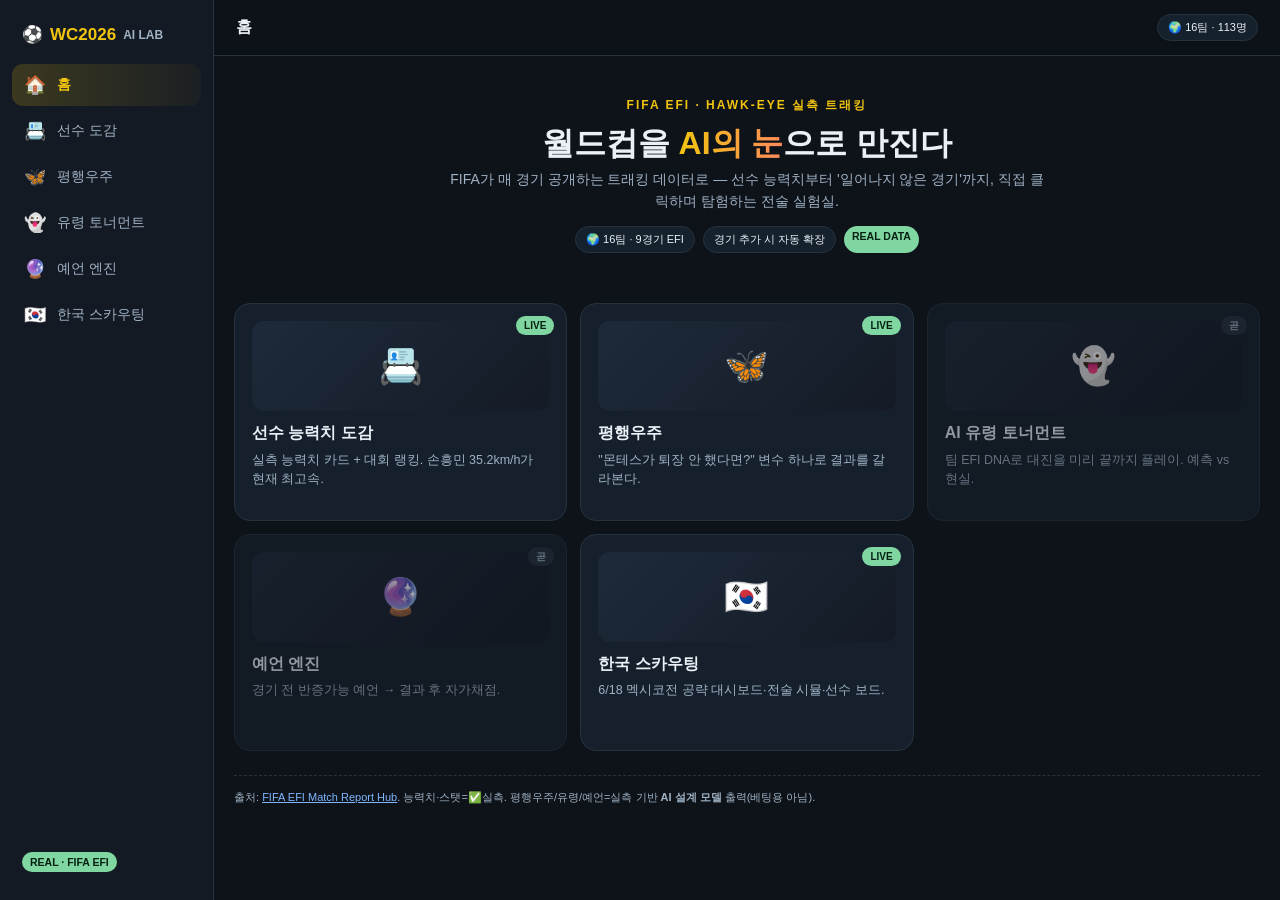
<file: index.html>
<!doctype html>
<html lang="ko">
<head>
<meta charset="utf-8"/>
<meta name="viewport" content="width=device-width, initial-scale=1"/>
<title>WC2026 AI LAB — 월드컵 전술 인텔리전스</title>
<style>
  :root{--bg:#0a0f15;--panel:#121a24;--card:#15202c;--line:#26333f;--txt:#eaf0f6;--mut:#9fb2c4;--gold:#f1c40f}
  *{box-sizing:border-box}
  body{margin:0;background:#0e1219;color:var(--txt);font-family:-apple-system,BlinkMacSystemFont,"Apple SD Gothic Neo","Segoe UI",Roboto,sans-serif;line-height:1.55}
  .app{display:flex;min-height:100vh}
  .sidebar{width:214px;flex:none;background:#141a24;border-right:1px solid var(--line);display:flex;flex-direction:column;padding:16px 12px;position:sticky;top:0;height:100vh}
  .brand{font-weight:900;font-size:17px;padding:6px 10px 16px;display:flex;align-items:center;gap:7px;flex-wrap:wrap}
  .brand b{color:var(--gold)}.brand span{color:var(--mut);font-size:12px;font-weight:700}
  .snav{display:flex;flex-direction:column;gap:4px}
  .tabbtn{display:flex;align-items:center;gap:11px;font-size:14px;color:var(--mut);padding:10px 12px;border-radius:11px;border:none;background:none;cursor:pointer;text-align:left;transition:.14s;width:100%}
  .tabbtn i{font-size:18px;font-style:normal;width:22px;text-align:center}
  .tabbtn:hover{background:#1c2533;color:var(--txt)}
  .tabbtn.on{background:linear-gradient(90deg,rgba(241,196,15,.18),rgba(241,196,15,.03));color:var(--gold);font-weight:700}
  .sfoot{margin-top:auto;padding:10px}
  .main{flex:1;min-width:0}
  .topbar{display:flex;align-items:center;gap:10px;padding:14px 22px;border-bottom:1px solid var(--line);position:sticky;top:0;background:rgba(14,18,25,.9);backdrop-filter:blur(8px);z-index:10}
  .topbar h1{margin:0;font-size:16px}.topbar .sp{margin-left:auto}
  .wrap{max-width:1080px;margin:0 auto;padding:20px}
  @media(max-width:720px){.app{flex-direction:column}.sidebar{width:100%;height:auto;position:static;flex-direction:row;flex-wrap:wrap;align-items:center;border-right:none;border-bottom:1px solid var(--line);padding:9px}.snav{flex-direction:row;flex-wrap:wrap;gap:2px}.tabbtn{padding:7px 10px;font-size:13px}.tabbtn i{display:none}.brand{padding:4px 8px}.sfoot{display:none}}
  .tab{display:none}.tab.on{display:block}
  h2.sec{font-size:13px;color:var(--mut);text-transform:uppercase;letter-spacing:.6px;margin:20px 0 10px}
  .tag{display:inline-block;font-size:10.5px;font-weight:800;border-radius:20px;padding:2px 8px}
  .tag.real{background:#7fd6a0;color:#062013}.tag.model{background:#e0c06a;color:#1a1300}
  .foot{font-size:11px;color:var(--mut);border-top:1px dashed var(--line);padding-top:12px;margin-top:24px;line-height:1.7}
  .foot a{color:#7fb6ff}.pill{font-size:11px;background:#16212e;border:1px solid var(--line);border-radius:20px;padding:4px 10px}
  /* home */
  .hero{text-align:center;padding:40px 16px 22px}
  .hero .kick{font-size:12px;color:var(--gold);font-weight:800;letter-spacing:2px}
  .hero h1{font-size:32px;margin:10px 0 8px;line-height:1.15}
  .hero h1 span{background:linear-gradient(90deg,var(--gold),#ff8a5b);-webkit-background-clip:text;background-clip:text;color:transparent}
  .hero p{color:var(--mut);max-width:600px;margin:0 auto;font-size:14px}
  .hero .chips{margin-top:13px;display:flex;gap:8px;justify-content:center;flex-wrap:wrap}
  .fgrid{display:grid;grid-template-columns:repeat(auto-fit,minmax(250px,1fr));gap:13px;margin-top:8px}
  .feature{background:var(--card);border:1px solid var(--line);border-radius:16px;padding:17px;cursor:pointer;transition:.16s;position:relative}
  .feature:hover{transform:translateY(-3px);border-color:var(--gold)}
  .feature.soon{opacity:.6}
  .feature .ic{font-size:36px;width:100%;height:90px;display:flex;align-items:center;justify-content:center;background:linear-gradient(135deg,#1e2a3a,#141b26);border-radius:12px;margin-bottom:10px}
  .feature h3{margin:4px 0 5px;font-size:16px}
  .feature p{margin:0;font-size:12.5px;color:var(--mut);min-height:52px}
  .feature .badge{position:absolute;top:12px;right:12px;font-size:10px;font-weight:800;padding:2px 8px;border-radius:20px}
  .badge.live{background:#7fd6a0;color:#062013}.badge.soon{background:#26333f;color:var(--mut)}
  /* dex */
  .records{display:grid;grid-template-columns:repeat(auto-fit,minmax(150px,1fr));gap:10px}
  .rec{background:var(--card);border:1px solid var(--line);border-radius:12px;padding:12px;border-top:3px solid var(--gold)}
  .rec .l{font-size:11px;color:var(--mut)}.rec .v{font-size:19px;font-weight:900;margin:2px 0}.rec .p{font-size:12.5px;font-weight:700}
  .tabs{display:flex;gap:7px;flex-wrap:wrap;margin-bottom:10px}
  .btn{background:var(--panel);color:var(--txt);border:1px solid var(--line);padding:7px 12px;border-radius:20px;font-size:13px;cursor:pointer}
  .btn.on{background:var(--gold);color:#1a1300;font-weight:800;border-color:var(--gold)}
  .lb{background:var(--card);border:1px solid var(--line);border-radius:12px;padding:8px 14px}
  .lr{display:flex;align-items:center;gap:10px;padding:6px 0;border-bottom:1px solid #1c2731}.lr:last-child{border-bottom:none}
  .lr .rk{width:20px;text-align:center;font-weight:900;color:var(--mut)}.lr .rk.top{color:var(--gold)}
  .lr canvas{border-radius:50%}.lr .nm{flex:1;font-size:13.5px}
  .lr .bar{flex:1.3;height:8px;background:#0e1822;border-radius:6px;overflow:hidden;max-width:260px}
  .lr .bar>i{display:block;height:100%;background:linear-gradient(90deg,#f1c40f,#f6d44f);border-radius:6px}
  .lr .vv{width:84px;text-align:right;font-weight:800;font-variant-numeric:tabular-nums;font-size:13px}
  .filter{display:flex;gap:6px;flex-wrap:wrap;margin:6px 0 12px}
  .grid{display:grid;grid-template-columns:repeat(auto-fill,minmax(148px,1fr));gap:11px}
  .pc{background:var(--card);border:1px solid var(--line);border-radius:13px;padding:12px;text-align:center;cursor:pointer;transition:.15s}
  .pc:hover{transform:translateY(-2px);border-color:var(--gold)}
  .pc .nm{font-weight:700;font-size:13.5px;margin-top:6px}.pc .po{font-size:11px;color:var(--mut)}
  .pc .mini{display:flex;justify-content:center;gap:9px;margin-top:7px;font-size:11px}.pc .mini b{display:block;font-size:13px;color:var(--gold)}
  .modal{position:fixed;inset:0;background:rgba(0,0,0,.6);display:none;align-items:center;justify-content:center;padding:16px;z-index:40}
  .modal.on{display:flex}
  .mbox{background:var(--panel);border:1px solid var(--line);border-radius:16px;padding:18px;max-width:380px;width:100%}
  .mbox .top{display:flex;gap:12px;align-items:center}.mbox h3{margin:0;font-size:19px}
  .mstat{margin:8px 0}.mstat .l{display:flex;justify-content:space-between;font-size:12.5px;margin-bottom:3px}.mstat .l b{color:var(--gold)}
  .mstat .bar{height:7px;background:#0e1822;border-radius:6px;overflow:hidden}.mstat .bar>i{display:block;height:100%;background:linear-gradient(90deg,#f1c40f,#f6d44f);border-radius:6px}
  .x{float:right;cursor:pointer;color:var(--mut);font-size:22px;line-height:1}
  /* multiverse */
  .lab{display:flex;gap:14px;flex-wrap:wrap}.col{flex:1 1 320px;min-width:300px}
  .sc{display:flex;gap:12px;background:var(--card);border:1px solid var(--line);border-radius:12px;padding:12px 14px;margin-bottom:9px;cursor:pointer}
  .sc.on{border-color:var(--gold);background:#1a2330}
  .sw{flex:none;width:42px;height:24px;border-radius:20px;background:#26333f;position:relative;transition:.18s;margin-top:2px}
  .sc.on .sw{background:var(--gold)}.sw::after{content:'';position:absolute;top:3px;left:3px;width:18px;height:18px;border-radius:50%;background:#fff;transition:.18s}.sc.on .sw::after{left:21px}
  .sc .t{font-weight:700;font-size:13.5px}.sc .d{color:var(--mut);font-size:11.5px;margin-top:2px}.sc .e{font-size:11px;font-weight:800;margin-top:4px}
  .result{background:linear-gradient(160deg,#15202c,#101921);border:1px solid var(--line);border-radius:16px;padding:18px}
  .score{display:flex;align-items:center;justify-content:center;gap:18px;margin:6px 0 14px}
  .score .tm{text-align:center;width:90px}.score .fl{font-size:30px}.score .nm{font-size:13px;color:var(--mut)}
  .score .sv{font-size:44px;font-weight:900;min-width:44px;text-align:center}.score .x2{color:var(--mut);font-size:20px}
  .xgbar{height:10px;border-radius:6px;background:#0e1822;display:flex;overflow:hidden}.xgbar .m{background:linear-gradient(90deg,#0a7c3a,#16a34a)}.xgbar .k{background:linear-gradient(90deg,#c8102e,#e23b54)}
  .prob{display:flex;height:26px;border-radius:7px;overflow:hidden;margin:12px 0 4px;font-size:11px;font-weight:800}
  .prob .pm{background:#16a34a;color:#04130a}.prob .pd{background:#5a6b7a;color:#fff}.prob .pk{background:#e23b54;color:#fff}
  .prob span{display:flex;align-items:center;justify-content:center}
  .narr{background:#101a24;border-left:3px solid var(--gold);border-radius:8px;padding:11px 13px;font-size:13px;margin-top:12px}
  .soonbox{text-align:center;color:var(--mut);padding:50px 16px;font-size:14px}
</style>
</head>
<body>
<div class="app">
<aside class="sidebar">
  <div class="brand">⚽ <b>WC2026</b><span>AI LAB</span></div>
  <nav class="snav">
    <button class="tabbtn on" data-tab="home"><i>🏠</i>홈</button>
    <button class="tabbtn" data-tab="dex"><i>📇</i>선수 도감</button>
    <button class="tabbtn" data-tab="mv"><i>🦋</i>평행우주</button>
    <button class="tabbtn" data-tab="ghost"><i>👻</i>유령 토너먼트</button>
    <button class="tabbtn" data-tab="oracle"><i>🔮</i>예언 엔진</button>
    <button class="tabbtn" data-tab="scout"><i>🇰🇷</i>한국 스카우팅</button>
  </nav>
  <div class="sfoot"><span class="tag real">REAL · FIFA EFI</span></div>
</aside>
<main class="main">
  <div class="topbar"><h1 id="ptitle">홈</h1><span class="sp"></span><span class="pill">🌍 16팀 · 113명</span></div>

<!-- HOME -->
<div class="tab on" id="home">
  <div class="hero">
    <div class="kick">FIFA EFI · HAWK-EYE 실측 트래킹</div>
    <h1>월드컵을 <span>AI의 눈</span>으로 만진다</h1>
    <p>FIFA가 매 경기 공개하는 트래킹 데이터로 — 선수 능력치부터 '일어나지 않은 경기'까지, 직접 클릭하며 탐험하는 전술 실험실.</p>
    <div class="chips"><span class="pill">🌍 16팀 · 9경기 EFI</span><span class="pill">경기 추가 시 자동 확장</span><span class="tag real">REAL DATA</span></div>
  </div>
  <div class="wrap">
    <div class="fgrid">
      <div class="feature" data-go="dex"><span class="badge live">LIVE</span><div class="ic">📇</div><h3>선수 능력치 도감</h3><p>실측 능력치 카드 + 대회 랭킹. 손흥민 35.2km/h가 현재 최고속.</p></div>
      <div class="feature" data-go="mv"><span class="badge live">LIVE</span><div class="ic">🦋</div><h3>평행우주</h3><p>"몬테스가 퇴장 안 했다면?" 변수 하나로 결과를 갈라본다.</p></div>
      <div class="feature soon" data-go="ghost"><span class="badge soon">곧</span><div class="ic">👻</div><h3>AI 유령 토너먼트</h3><p>팀 EFI DNA로 대진을 미리 끝까지 플레이. 예측 vs 현실.</p></div>
      <div class="feature soon" data-go="oracle"><span class="badge soon">곧</span><div class="ic">🔮</div><h3>예언 엔진</h3><p>경기 전 반증가능 예언 → 결과 후 자가채점.</p></div>
      <div class="feature" data-go="scout"><span class="badge live">LIVE</span><div class="ic">🇰🇷</div><h3>한국 스카우팅</h3><p>6/18 멕시코전 공략 대시보드·전술 시뮬·선수 보드.</p></div>
    </div>
    <div class="foot">출처: <a href="https://www.fifatrainingcentre.com/en/fifa-world-cup-2026/match-report-hub.php">FIFA EFI Match Report Hub</a>. 능력치·스탯=✅실측. 평행우주/유령/예언=실측 기반 <b>AI 설계 모델</b> 출력(베팅용 아님).</div>
  </div>
</div>

<!-- DEX -->
<div class="tab" id="dex"><div class="wrap">
  <h2 class="sec">🏆 대회 기록 (현재까지) <span class="tag real">REAL · FIFA EFI</span></h2>
  <div class="records" id="records"></div>
  <h2 class="sec">📊 랭킹 리더보드</h2>
  <div class="tabs" id="lbtabs"></div><div class="lb" id="lb"></div>
  <h2 class="sec">🗂️ 전체 도감</h2>
  <div class="filter" id="filter"></div><div class="grid" id="grid"></div>
  <div class="foot">✅ FIFA EFI(Hawk-Eye) 실측 · 현재 3경기(🇲🇽🇿🇦·🇰🇷🇨🇿·🇧🇷🇲🇦) 51명 · 경기 추가 시 자동 확장. 얼굴은 식별용 캐릭터.</div>
</div></div>

<!-- MULTIVERSE -->
<div class="tab" id="mv"><div class="wrap">
  <div style="text-align:center;padding:8px 0 4px"><h2 style="margin:0;font-size:23px">🦋 평행우주</h2>
    <p style="color:var(--mut);font-size:13px;margin:6px 0 0">6/18 <b>멕시코 vs 한국</b> — 스위치를 켜며 평행우주를 만들어보세요. <span class="tag model">AI 모델·추정</span></p></div>
  <div class="lab">
    <div class="col"><h2 class="sec">🎚️ 시나리오 스위치</h2><div id="scenarios"></div></div>
    <div class="col"><h2 class="sec">🌌 이 우주의 결과</h2>
      <div class="result">
        <div class="score"><div class="tm"><div class="fl">🇲🇽</div><div class="nm">멕시코</div></div><div class="sv" id="sm">1</div><div class="x2">:</div><div class="sv" id="sk">1</div><div class="tm"><div class="fl">🇰🇷</div><div class="nm">한국</div></div></div>
        <div style="display:flex;justify-content:space-between;font-size:12px;margin-bottom:3px"><span>🇲🇽 xG <b id="xgm">1.35</b></span><span><b id="xgk">1.15</b> xG 🇰🇷</span></div>
        <div class="xgbar"><i class="m" id="bm" style="width:54%"></i><i class="k" id="bk" style="width:46%"></i></div>
        <div style="display:flex;justify-content:space-between;font-size:11px;color:var(--mut);margin-top:8px"><span>멕시코 승</span><span>무</span><span>한국 승</span></div>
        <div class="prob"><span class="pm" id="pm">42%</span><span class="pd" id="pd">26%</span><span class="pk" id="pk">32%</span></div>
        <div class="narr" id="narr"></div>
      </div>
    </div>
  </div>
  <div class="foot">⚠️ 스코어·확률은 FIFA EFI 실측에서 도출한 <b>AI 설계 모델</b> 추정 — 실제 결과 보장 아님.</div>
</div></div>

<div class="tab" id="ghost"><div class="soonbox">👻 <b>유령 토너먼트</b> — 준비 중. 팀 EFI DNA로 대진을 자동 시뮬해 예측 순위를 만들어요.</div></div>
<div class="tab" id="oracle"><div class="soonbox">🔮 <b>예언 엔진</b> — 준비 중. 6/18 멕시코-한국 예언 + 경기 후 자가채점.</div></div>

<!-- SCOUT -->
<div class="tab" id="scout"><div class="wrap">
  <div class="hero" style="padding:22px 24px">
    <div class="kick">6/18 멕시코 🇲🇽 vs 한국 🇰🇷 · 스카우팅 패키지</div>
    <h1 style="font-size:30px">한국 대표팀 <span>공략 키트</span></h1>
    <p>FIFA EFI 실측 기반으로 만든 멕시코전 인텔. 카드를 누르면 새 탭에서 열립니다.</p>
  </div>
  <div class="fgrid">
    <a class="feature" href="../KORvMEX_2026/KORvMEX_dashboard.html" target="_blank" rel="noopener"><span class="badge live">REAL</span><div class="ic">📊</div><h3>공략 대시보드</h3><p>멕시코·한국 EFI 실측 비교 + 약점·기회 요약.</p></a>
    <a class="feature" href="../KORvMEX_2026/KORvMEX_sim.html" target="_blank" rel="noopener"><span class="badge live">SIM</span><div class="ic">🎮</div><h3>전술 시뮬</h3><p>예측 게임플랜 애니메이션 — 오프사이드 보정·영상 녹화.</p></a>
    <a class="feature" href="../KORvMEX_2026/KORvMEX_player_board.html" target="_blank" rel="noopener"><span class="badge live">BOARD</span><div class="ic">🧭</div><h3>선수 동선 보드</h3><p>선수 히트맵·동선 인터랙티브 보드.</p></a>
    <a class="feature" href="../KORvMEX_2026/00_브리핑홈.html" target="_blank" rel="noopener"><span class="badge">HUB</span><div class="ic">🗂️</div><h3>브리핑 홈</h3><p>위 자료를 한데 모은 스카우팅 허브.</p></a>
  </div>
  <div class="foot">로컬 파일 링크입니다 — <code>KORvMEX_2026</code> 폴더가 이 사이트 폴더와 같은 위치(Downloads)에 있어야 열립니다.</div>
</div></div>

</main>
</div>
<div class="modal" id="modal"><div class="mbox" id="mbox"></div></div>

<script>
/* ===== DATA (FIFA EFI 실측) ===== */
const TEAM={KOR:{c:'#c8102e',fl:'🇰🇷'},MEX:{c:'#0a7c3a',fl:'🇲🇽'},RSA:{c:'#e8a300',fl:'🇿🇦'},CZE:{c:'#1b4a8a',fl:'🇨🇿'},BRA:{c:'#f5c518',fl:'🇧🇷'},MAR:{c:'#c0392b',fl:'🇲🇦'},USA:{c:'#2540a0',fl:'🇺🇸'},PAR:{c:'#d52b1e',fl:'🇵🇾'},GER:{c:'#7d8590',fl:'🇩🇪'},CUW:{c:'#0a5bd0',fl:'🇨🇼'},NED:{c:'#ea5b1f',fl:'🇳🇱'},JAP:{c:'#10204f',fl:'🇯🇵'},SWE:{c:'#4a90d9',fl:'🇸🇪'},TUN:{c:'#b81d28',fl:'🇹🇳'},CIV:{c:'#11a64a',fl:'🇨🇮'},ECU:{c:'#ffce2b',fl:'🇪🇨'}};
const KS='#f6cfa6',MS='#d9a06f',RS='#7a5236',CS='#f0d2b0';
const F=(s,h,st,e,m,b,br)=>({s,h,st,e,m,b,br});
const P=[
 {t:'KOR',num:7,n:'손흥민',po:'FW',spd:35.2,spr:38,hsr:58,dist:7.0,lb:3,rg:0,g:0,f:F(KS,'#241a10','side','smile','grin',0,0)},
 {t:'KOR',num:22,n:'설영우',po:'RWB',spd:31.8,spr:53,hsr:115,dist:11.28,lb:4,rg:2,g:0,f:F(KS,'#2a1d12','fluffy','round','grin',0,0)},
 {t:'KOR',num:4,n:'김민재',po:'CB',spd:31.9,spr:35,hsr:113,dist:10.12,lb:6,rg:9,g:0,f:F(KS,'#171008','crop','sharp','flat','stubble',1)},
 {t:'KOR',num:6,n:'황인범',po:'MF',spd:28.5,spr:36,hsr:111,dist:9.52,lb:11,rg:3,g:1,f:F(KS,'#241a10','fringe','calm','smile',0,0)},
 {t:'KOR',num:19,n:'이강인',po:'AM',spd:28.8,spr:22,hsr:88,dist:9.53,lb:11,rg:0,g:0,f:F(KS,'#241a10','curtainL','sharp','smile',0,0)},
 {t:'KOR',num:3,n:'이기혁',po:'CB',spd:29.2,spr:51,hsr:158,dist:10.66,lb:13,rg:7,g:0,f:F(KS,'#2a1d12','blunt','calm','flat',0,0)},
 {t:'KOR',num:2,n:'이한범',po:'CB',spd:30.1,spr:39,hsr:117,dist:10.26,lb:11,rg:8,g:0,f:F(KS,'#2a1d12','curtain','calm','smile',0,0)},
 {t:'KOR',num:8,n:'백승호',po:'MF',spd:29.3,spr:20,hsr:115,dist:9.35,lb:12,rg:2,g:0,f:F(KS,'#2a1d12','neat','calm','flat',0,0)},
 {t:'KOR',num:18,n:'오현규',po:'FW',spd:29.1,spr:15,hsr:31,dist:3.04,lb:0,rg:0,g:1,f:F(KS,'#241a10','crop','round','grin',0,0)},
 {t:'MEX',num:9,n:'R.히메네스',po:'FW',spd:33.3,spr:33,hsr:67,dist:7.50,lb:2,rg:2,g:1,f:F(MS,'#0f0a05','neat','sharp','flat','mustache',0)},
 {t:'MEX',num:16,n:'키뇨네스',po:'FW',spd:32.9,spr:42,hsr:115,dist:8.83,lb:12,rg:1,g:1,f:F('#cf9760','#0f0a05','crop','sharp','grin','stubble',0)},
 {t:'MEX',num:25,n:'알바라도',po:'RW',spd:32.2,spr:43,hsr:116,dist:10.03,lb:8,rg:5,g:0,f:F(MS,'#100b06','crop','round','smile',0,0)},
 {t:'MEX',num:5,n:'바스케스',po:'CB',spd:27.9,spr:33,hsr:102,dist:10.05,lb:13,rg:3,g:0,f:F('#cf9760','#0f0a05','neat','sharp','flat','stubble',1)},
 {t:'MEX',num:8,n:'피달고',po:'MF',spd:30.8,spr:49,hsr:132,dist:8.58,lb:4,rg:1,g:0,f:F(MS,'#100b06','fluffy','round','smile',0,0)},
 {t:'MEX',num:15,n:'레예스',po:'DF',spd:30.0,spr:27,hsr:117,dist:10.27,lb:9,rg:3,g:0,f:F(MS,'#100b06','fringe','calm','flat',0,0)},
 {t:'MEX',num:23,n:'가야르도',po:'LB',spd:30.3,spr:29,hsr:86,dist:9.69,lb:5,rg:8,g:0,f:F(MS,'#0f0a05','side','calm','flat','mustache',0)},
 {t:'MEX',num:6,n:'리라',po:'MF',spd:31.4,spr:27,hsr:103,dist:8.88,lb:10,rg:1,g:0,f:F(MS,'#100b06','crop','calm','smile',0,0)},
 {t:'MEX',num:3,n:'몬테스',po:'CB',spd:30.1,spr:25,hsr:72,dist:8.55,lb:12,rg:4,g:0,f:F('#dca877','#c9a86a','neat','sharp','flat','stubble',1)},
 {t:'RSA',num:5,n:'음바타',po:'MF',spd:34.4,spr:24,hsr:59,dist:3.97,lb:1,rg:0,g:0,f:F(RS,'#0c0805','crop','round','smile',0,0)},
 {t:'RSA',num:15,n:'레이너스',po:'FW',spd:34.1,spr:41,hsr:82,dist:8.15,lb:2,rg:0,g:0,f:F(RS,'#0c0805','crop','sharp','grin',0,0)},
 {t:'RSA',num:20,n:'무다우',po:'DF',spd:33.3,spr:48,hsr:100,dist:9.34,lb:4,rg:2,g:0,f:F('#6b4a32','#0c0805','crop','calm','flat','stubble',0)},
 {t:'RSA',num:4,n:'모케나',po:'MF',spd:31.4,spr:44,hsr:136,dist:9.86,lb:11,rg:4,g:0,f:F(RS,'#0c0805','fringe','calm','smile',0,0)},
 {t:'RSA',num:21,n:'오콘',po:'DF',spd:31.6,spr:52,hsr:119,dist:9.56,lb:6,rg:9,g:0,f:F('#6b4a32','#0c0805','crop','sharp','flat',0,1)},
 {t:'RSA',num:19,n:'시비시',po:'DF',spd:29.9,spr:38,hsr:101,dist:9.39,lb:14,rg:5,g:0,f:F(RS,'#0c0805','crop','calm','flat','stubble',0)},
 {t:'RSA',num:14,n:'음보카지',po:'DF',spd:31.5,spr:43,hsr:91,dist:8.87,lb:3,rg:5,g:0,f:F('#6b4a32','#0c0805','crop','sharp','flat',0,0)},
 {t:'RSA',num:9,n:'포스터',po:'FW',spd:31.2,spr:16,hsr:66,dist:5.97,lb:0,rg:0,g:0,f:F(RS,'#0c0805','crop','round','grin','stubble',0)},
 {t:'CZE',num:6,n:'할로우펙',po:'DF',spd:34.0,spr:46,hsr:141,dist:10.87,lb:6,rg:9,g:0,f:F(CS,'#3a2a18','neat','sharp','flat','stubble',1)},
 {t:'CZE',num:17,n:'프로보드',po:'MF',spd:33.3,spr:45,hsr:109,dist:7.93,lb:3,rg:2,g:0,f:F(CS,'#6b4a28','fringe','calm','smile',0,0)},
 {t:'CZE',num:5,n:'쿠팔',po:'DF',spd:30.6,spr:48,hsr:145,dist:11.39,lb:3,rg:2,g:0,f:F(CS,'#2a1d10','neat','sharp','flat','stubble',0)},
 {t:'CZE',num:24,n:'소이카',po:'MF',spd:29.9,spr:50,hsr:163,dist:10.70,lb:6,rg:3,g:0,f:F(CS,'#caa86a','fluffy','calm','smile',0,0)},
 {t:'CZE',num:22,n:'소우첵',po:'MF',spd:27.5,spr:30,hsr:153,dist:11.83,lb:6,rg:1,g:0,f:F(CS,'#3a2a18','crop','calm','flat','stubble',1)},
 {t:'CZE',num:7,n:'크레이치',po:'DF',spd:26.5,spr:27,hsr:136,dist:10.88,lb:8,rg:3,g:1,f:F(CS,'#caa86a','neat','sharp','flat',0,1)},
 {t:'CZE',num:20,n:'젤레니',po:'DF',spd:30.4,spr:49,hsr:96,dist:10.85,lb:7,rg:4,g:0,f:F(CS,'#3a2a18','neat','calm','flat',0,0)},
 {t:'CZE',num:10,n:'시크',po:'FW',spd:28.9,spr:28,hsr:90,dist:8.05,lb:0,rg:0,g:0,f:F(CS,'#2a1d10','swept','sharp','grin','stubble',0)},
 {t:'CZE',num:18,n:'사딜렉',po:'MF',spd:29.3,spr:30,hsr:71,dist:3.92,lb:2,rg:1,g:0,f:F(CS,'#3a2a18','fringe','calm','smile',0,0)},
 {t:'BRA',num:7,n:'비니시우스',po:'FW',spd:34.1,spr:60,hsr:117,dist:10.10,lb:5,rg:1,g:1,f:F('#6b4a32','#0a0806','fluffy','sharp','grin',0,0)},
 {t:'BRA',num:11,n:'하피냐',po:'FW',spd:33.1,spr:80,hsr:152,dist:11.65,lb:2,rg:1,g:0,f:F('#8a5a3a','#1a120a','crop','sharp','grin','stubble',0)},
 {t:'BRA',num:4,n:'마르키뉴스',po:'CB',spd:33.3,spr:26,hsr:98,dist:9.79,lb:7,rg:8,g:0,f:F('#a06a44','#15100a','crop','sharp','flat',0,1)},
 {t:'BRA',num:3,n:'G.마갈량이스',po:'CB',spd:31.0,spr:30,hsr:122,dist:10.18,lb:10,rg:3,g:0,f:F('#6b4a32','#0c0805','crop','calm','flat','stubble',0)},
 {t:'BRA',num:8,n:'B.기마랑이스',po:'MF',spd:28.0,spr:32,hsr:133,dist:9.81,lb:5,rg:2,g:0,f:F('#a06a44','#15100a','fringe','calm','smile','stubble',0)},
 {t:'BRA',num:16,n:'더글라스 산투스',po:'LB',spd:30.9,spr:51,hsr:145,dist:10.53,lb:17,rg:8,g:0,f:F('#c8945f','#15100a','crop','calm','flat',0,0)},
 {t:'BRA',num:5,n:'카제미루',po:'MF',spd:26.5,spr:11,hsr:55,dist:5.32,lb:4,rg:4,g:0,f:F('#6b4a32','#0c0805','crop','sharp','flat','stubble',1)},
 {t:'BRA',num:25,n:'이고르 치아구',po:'FW',spd:33.2,spr:43,hsr:95,dist:7.50,lb:0,rg:3,g:0,f:F('#8a5a3a','#15100a','crop','round','grin',0,0)},
 {t:'MAR',num:2,n:'하키미',po:'RB',spd:30.8,spr:53,hsr:112,dist:10.15,lb:9,rg:5,g:0,f:F('#c8945f','#15100a','fluffy','sharp','grin',0,0)},
 {t:'MAR',num:11,n:'사이바리',po:'MF',spd:33.7,spr:76,hsr:120,dist:10.12,lb:2,rg:1,g:1,f:F('#a06a44','#15100a','crop','sharp','grin',0,0)},
 {t:'MAR',num:6,n:'부아디',po:'MF',spd:31.6,spr:42,hsr:142,dist:11.87,lb:11,rg:4,g:0,f:F('#6b4a32','#0c0805','fringe','calm','smile',0,0)},
 {t:'MAR',num:24,n:'엘아이나위',po:'MF',spd:30.2,spr:46,hsr:134,dist:11.78,lb:13,rg:7,g:0,f:F('#8a5a3a','#15100a','crop','calm','flat','stubble',0)},
 {t:'MAR',num:10,n:'브라힘 디아스',po:'AM',spd:31.1,spr:32,hsr:83,dist:6.68,lb:3,rg:1,g:0,f:F('#cf9760','#1a120a','side','sharp','smile',0,0)},
 {t:'MAR',num:14,n:'이사 디오프',po:'CB',spd:32.0,spr:22,hsr:94,dist:10.13,lb:10,rg:5,g:0,f:F('#5a3a26','#0c0805','crop','sharp','flat',0,1)},
 {t:'MAR',num:23,n:'엘칸누스',po:'MF',spd:33.2,spr:38,hsr:114,dist:8.55,lb:6,rg:4,g:0,f:F('#8a5a3a','#15100a','fringe','calm','smile',0,0)},
 {t:'MAR',num:3,n:'마즈라위',po:'DF',spd:31.3,spr:33,hsr:79,dist:8.04,lb:11,rg:3,g:0,f:F('#a06a44','#15100a','crop','calm','flat','stubble',0)},
 /* === USA 4-1 PAR (M04) === */
 {t:'USA',num:5,n:'A.로빈슨',po:'LB',spd:34.0,spr:57,hsr:171,dist:11.93,lb:12,rg:3,g:0,f:F('#6b4a32','#0c0805','crop','sharp','flat','stubble',0)},
 {t:'USA',num:8,n:'맥케니',po:'MF',spd:31.7,spr:63,hsr:149,dist:11.83,lb:9,rg:1,g:0,f:F('#8a5a3a','#caa86a','crop','sharp','grin','stubble',0)},
 {t:'USA',num:4,n:'T.아담스',po:'MF',spd:30.5,spr:50,hsr:136,dist:11.21,lb:17,rg:11,g:0,f:F('#5a3a26','#0c0805','crop','calm','flat',0,0)},
 {t:'USA',num:2,n:'데스트',po:'RB',spd:32.3,spr:53,hsr:115,dist:8.82,lb:7,rg:0,g:0,f:F('#a06a44','#1a120a','fluffy','round','smile',0,0)},
 {t:'USA',num:20,n:'발로건',po:'FW',spd:30.8,spr:43,hsr:75,dist:7.74,lb:0,rg:1,g:2,f:F('#6b4a32','#0c0805','crop','sharp','grin',0,0)},
 {t:'USA',num:10,n:'풀리식',po:'FW',spd:31.6,spr:28,hsr:73,dist:5.91,lb:3,rg:0,g:0,f:F(KS,'#3a2a18','swept','sharp','flat','stubble',0)},
 {t:'USA',num:3,n:'리처즈',po:'CB',spd:30.6,spr:21,hsr:125,dist:10.83,lb:8,rg:6,g:0,f:F('#7a5236','#0c0805','crop','calm','flat','stubble',0)},
 {t:'USA',num:16,n:'프리먼',po:'DF',spd:29.0,spr:37,hsr:133,dist:11.00,lb:23,rg:5,g:0,f:F('#8a5a3a','#15100a','crop','round','smile',0,0)},
 /* === PAR (M04) === */
 {t:'PAR',num:19,n:'엔시소',po:'FW',spd:33.3,spr:42,hsr:128,dist:10.68,lb:3,rg:3,g:0,f:F(MS,'#1a120a','crop','sharp','grin',0,0)},
 {t:'PAR',num:14,n:'쿠바스',po:'MF',spd:30.1,spr:48,hsr:174,dist:11.79,lb:5,rg:6,g:0,f:F(MS,'#100b06','crop','calm','flat','stubble',0)},
 {t:'PAR',num:4,n:'카세레스',po:'DF',spd:32.0,spr:40,hsr:92,dist:8.40,lb:6,rg:4,g:0,f:F('#cf9760','#100b06','crop','sharp','flat','stubble',1)},
 {t:'PAR',num:8,n:'D.고메스',po:'MF',spd:31.6,spr:48,hsr:132,dist:9.39,lb:4,rg:5,g:0,f:F(MS,'#100b06','fluffy','round','smile',0,0)},
 {t:'PAR',num:11,n:'마우리시오',po:'MF',spd:27.6,spr:32,hsr:95,dist:5.91,lb:3,rg:3,g:1,f:F(MS,'#100b06','fringe','calm','smile',0,0)},
 /* === GER 7-1 CUW (M10) === */
 {t:'GER',num:19,n:'자네',po:'MF',spd:33.5,spr:59,hsr:122,dist:10.24,lb:3,rg:2,g:0,f:F('#6b4a32','#0c0805','crop','sharp','grin',0,0)},
 {t:'GER',num:7,n:'하베르츠',po:'FW',spd:32.9,spr:55,hsr:150,dist:11.60,lb:2,rg:0,g:2,f:F(KS,'#3a2a18','neat','sharp','flat',0,0)},
 {t:'GER',num:5,n:'파블로비치',po:'MF',spd:29.8,spr:59,hsr:180,dist:12.14,lb:21,rg:3,g:0,f:F(CS,'#2a1d10','fluffy','calm','smile',0,0)},
 {t:'GER',num:10,n:'무시알라',po:'MF',spd:31.8,spr:30,hsr:90,dist:7.87,lb:6,rg:3,g:1,f:F('#8a5a3a','#1a120a','fluffy','round','grin',0,0)},
 {t:'GER',num:18,n:'N.브라운',po:'DF',spd:33.8,spr:38,hsr:111,dist:8.80,lb:5,rg:2,g:1,f:F('#6b4a32','#15100a','crop','sharp','flat',0,0)},
 {t:'GER',num:17,n:'비르츠',po:'MF',spd:28.5,spr:46,hsr:146,dist:11.09,lb:12,rg:4,g:0,f:F(KS,'#caa86a','swept','sharp','smile',0,0)},
 {t:'GER',num:23,n:'은메차',po:'MF',spd:31.0,spr:35,hsr:111,dist:8.35,lb:9,rg:6,g:1,f:F('#5a3a26','#0c0805','crop','calm','flat',0,0)},
 {t:'GER',num:15,n:'슐로터베크',po:'CB',spd:31.8,spr:26,hsr:95,dist:9.93,lb:22,rg:7,g:1,f:F(CS,'#caa86a','curtain','calm','flat','stubble',0)},
 {t:'GER',num:26,n:'운다프',po:'FW',spd:27.4,spr:12,hsr:51,dist:3.35,lb:1,rg:0,g:1,f:F(KS,'#2a1d10','crop','round','grin','stubble',0)},
 /* === CUW (M10) === */
 {t:'CUW',num:5,n:'플로라너스',po:'DF',spd:33.3,spr:50,hsr:119,dist:10.46,lb:5,rg:0,g:0,f:F('#6b4a32','#0c0805','crop','sharp','flat',0,0)},
 {t:'CUW',num:8,n:'코메넨시아',po:'MF',spd:32.0,spr:47,hsr:124,dist:10.85,lb:4,rg:12,g:1,f:F('#7a5236','#0c0805','crop','round','grin',0,0)},
 {t:'CUW',num:24,n:'폰빌러',po:'DF',spd:32.1,spr:57,hsr:86,dist:9.73,lb:7,rg:4,g:0,f:F('#5a3a26','#0c0805','crop','calm','flat','stubble',0)},
 {t:'CUW',num:7,n:'J.바쿠나',po:'MF',spd:30.7,spr:49,hsr:109,dist:10.06,lb:13,rg:5,g:0,f:F('#6b4a32','#0c0805','crop','sharp','flat','stubble',0)},
 /* === NED 2-2 JAP (M11) === */
 {t:'NED',num:8,n:'흐라벤베르흐',po:'MF',spd:35.6,spr:25,hsr:91,dist:8.31,lb:9,rg:4,g:0,f:F('#6b4a32','#0c0805','crop','sharp','grin',0,0)},
 {t:'NED',num:24,n:'서머빌',po:'FW',spd:34.3,spr:30,hsr:81,dist:7.36,lb:9,rg:1,g:1,f:F('#7a5236','#0c0805','crop','round','grin',0,0)},
 {t:'NED',num:4,n:'반다이크',po:'CB',spd:32.9,spr:23,hsr:66,dist:8.41,lb:14,rg:5,g:1,f:F('#6b4a32','#0c0805','crop','sharp','flat','stubble',1)},
 {t:'NED',num:22,n:'둠프리스',po:'RB',spd:31.1,spr:37,hsr:116,dist:10.13,lb:8,rg:2,g:0,f:F('#5a3a26','#0c0805','crop','calm','smile',0,0)},
 {t:'NED',num:21,n:'더용',po:'MF',spd:29.3,spr:27,hsr:99,dist:10.30,lb:13,rg:3,g:0,f:F(KS,'#3a2a18','swept','calm','smile',0,0)},
 {t:'NED',num:15,n:'반더벤',po:'CB',spd:32.4,spr:31,hsr:74,dist:9.31,lb:7,rg:1,g:0,f:F(KS,'#2a1d10','neat','sharp','flat',0,0)},
 /* === JAP (M11) === */
 {t:'JAP',num:11,n:'마에다',po:'FW',spd:33.5,spr:66,hsr:132,dist:8.25,lb:0,rg:0,g:0,f:F('#ecc9a0','#0a0805','crop','sharp','grin',0,0)},
 {t:'JAP',num:13,n:'나카무라',po:'MF',spd:29.6,spr:53,hsr:163,dist:11.31,lb:8,rg:4,g:1,f:F('#ecc9a0','#0a0805','fringe','round','smile',0,0)},
 {t:'JAP',num:15,n:'카마다',po:'MF',spd:31.4,spr:27,hsr:100,dist:10.57,lb:10,rg:2,g:0,f:F('#ecc9a0','#0a0805','neat','calm','flat',0,0)},
 {t:'JAP',num:24,n:'사노',po:'MF',spd:29.3,spr:37,hsr:125,dist:11.07,lb:5,rg:5,g:0,f:F('#ecc9a0','#0a0805','crop','calm','flat',0,0)},
 {t:'JAP',num:8,n:'쿠보',po:'MF',spd:31.2,spr:32,hsr:85,dist:7.81,lb:6,rg:1,g:0,f:F('#ecc9a0','#0a0805','fringe','sharp','smile',0,0)},
 {t:'JAP',num:21,n:'이토 히로키',po:'DF',spd:32.0,spr:22,hsr:97,dist:9.80,lb:12,rg:5,g:0,f:F('#ecc9a0','#0a0805','crop','calm','flat',0,0)},
 /* === SWE 5-1 TUN (M12) === */
 {t:'SWE',num:17,n:'요케레스',po:'FW',spd:32.4,spr:43,hsr:89,dist:10.60,lb:2,rg:0,g:1,f:F('#a06a44','#1a120a','crop','sharp','grin','stubble',0)},
 {t:'SWE',num:9,n:'이사크',po:'FW',spd:32.6,spr:39,hsr:87,dist:8.53,lb:3,rg:3,g:1,f:F('#8a5a3a','#15100a','fluffy','sharp','flat',0,0)},
 {t:'SWE',num:18,n:'아야리',po:'MF',spd:29.3,spr:29,hsr:121,dist:10.85,lb:5,rg:9,g:2,f:F(MS,'#100b06','crop','calm','smile',0,0)},
 {t:'SWE',num:21,n:'베른하르드손',po:'DF',spd:30.6,spr:36,hsr:97,dist:10.12,lb:5,rg:3,g:0,f:F(CS,'#caa86a','neat','calm','flat',0,0)},
 {t:'SWE',num:2,n:'라게르비엘케',po:'CB',spd:28.6,spr:28,hsr:128,dist:10.71,lb:12,rg:4,g:0,f:F(CS,'#3a2a18','crop','sharp','flat','stubble',0)},
 {t:'SWE',num:10,n:'뉘그렌',po:'MF',spd:31.5,spr:30,hsr:117,dist:8.51,lb:3,rg:2,g:0,f:F(CS,'#caa86a','swept','round','smile',0,0)},
 /* === TUN (M12) === */
 {t:'TUN',num:2,n:'알리 아브디',po:'DF',spd:33.9,spr:56,hsr:105,dist:10.13,lb:5,rg:6,g:0,f:F('#cf9760','#100b06','crop','sharp','flat','stubble',0)},
 {t:'TUN',num:8,n:'엘리아스 사드',po:'FW',spd:32.1,spr:56,hsr:120,dist:9.26,lb:1,rg:1,g:0,f:F('#a06a44','#15100a','fluffy','sharp','grin',0,0)},
 {t:'TUN',num:21,n:'벤 흐미다',po:'DF',spd:32.2,spr:38,hsr:91,dist:9.83,lb:21,rg:7,g:0,f:F('#cf9760','#100b06','crop','calm','flat','stubble',0)},
 {t:'TUN',num:25,n:'슬리마네',po:'MF',spd:28.5,spr:41,hsr:126,dist:10.14,lb:2,rg:1,g:0,f:F(MS,'#100b06','crop','calm','flat',0,0)},
 {t:'TUN',num:4,n:'레키크',po:'DF',spd:30.7,spr:33,hsr:97,dist:9.87,lb:13,rg:5,g:1,f:F('#cf9760','#100b06','crop','sharp','flat','stubble',1)},
 {t:'TUN',num:10,n:'메즈브리',po:'MF',spd:31.7,spr:25,hsr:103,dist:10.38,lb:16,rg:5,g:0,f:F('#b5784a','#100b06','fluffy','sharp','grin','stubble',0)},
 /* === CIV 1-0 ECU (M09) === */
 {t:'CIV',num:24,n:'B.투레',po:'FW',spd:34.6,spr:32,hsr:84,dist:6.87,lb:2,rg:0,g:0,f:F('#5a3a26','#0c0805','crop','sharp','grin',0,0)},
 {t:'CIV',num:11,n:'얀 디오망드',po:'FW',spd:33.6,spr:52,hsr:94,dist:9.40,lb:13,rg:4,g:0,f:F('#4a2f1e','#0c0805','crop','sharp','grin',0,0)},
 {t:'CIV',num:8,n:'케시에',po:'MF',spd:29.2,spr:45,hsr:140,dist:11.31,lb:17,rg:4,g:0,f:F('#6b4a32','#0c0805','crop','calm','flat','stubble',1)},
 {t:'CIV',num:5,n:'싱고',po:'DF',spd:33.3,spr:32,hsr:88,dist:9.61,lb:19,rg:7,g:0,f:F('#5a3a26','#0c0805','crop','sharp','flat',0,0)},
 {t:'CIV',num:19,n:'페페',po:'FW',spd:31.9,spr:48,hsr:114,dist:8.42,lb:4,rg:0,g:0,f:F('#6b4a32','#0c0805','crop','calm','grin','stubble',0)},
 {t:'CIV',num:15,n:'아마드 디알로',po:'FW',spd:30.3,spr:25,hsr:55,dist:4.33,lb:5,rg:1,g:1,f:F('#6b4a32','#0c0805','crop','round','grin',0,0)},
 /* === ECU (M09) === */
 {t:'ECU',num:14,n:'알란 민다',po:'MF',spd:35.5,spr:31,hsr:80,dist:6.17,lb:2,rg:2,g:0,f:F('#6b4a32','#0c0805','fluffy','sharp','grin',0,0)},
 {t:'ECU',num:15,n:'페드로 비테',po:'MF',spd:28.5,spr:44,hsr:183,dist:11.47,lb:20,rg:5,g:0,f:F(MS,'#100b06','crop','calm','flat',0,0)},
 {t:'ECU',num:3,n:'인카피에',po:'CB',spd:31.5,spr:54,hsr:121,dist:10.71,lb:4,rg:7,g:0,f:F('#b5784a','#100b06','crop','sharp','flat','stubble',0)},
 {t:'ECU',num:23,n:'카이세도',po:'MF',spd:30.5,spr:34,hsr:129,dist:10.82,lb:17,rg:8,g:0,f:F('#5a3a26','#0c0805','crop','calm','flat',0,0)},
 {t:'ECU',num:19,n:'플라타',po:'FW',spd:31.0,spr:51,hsr:128,dist:11.06,lb:9,rg:3,g:0,f:F('#6b4a32','#0c0805','fluffy','sharp','grin',0,0)},
 {t:'ECU',num:6,n:'파초',po:'CB',spd:32.7,spr:32,hsr:81,dist:8.90,lb:16,rg:5,g:0,f:F('#5a3a26','#0c0805','crop','sharp','flat','stubble',0)}
];

/* ===== FACES ===== */
const _fc={};
function faceCanvas(cfg){const k=JSON.stringify(cfg);if(_fc[k])return _fc[k];const c=document.createElement('canvas');c.width=c.height=256;const x=c.getContext('2d');const ey=118;
  function eye(cx,fl){x.save();x.translate(cx,ey);if(fl)x.scale(-1,1);
    if(cfg.eyes==='smile'){x.strokeStyle='#23150f';x.lineWidth=7;x.lineCap='round';x.beginPath();x.arc(0,7,17,Math.PI*1.15,Math.PI*1.85);x.stroke();}
    else{x.fillStyle='#fff';x.beginPath();x.ellipse(0,0,17,cfg.eyes==='sharp'?14:19,0,0,7);x.fill();x.strokeStyle='#23150f';x.lineWidth=4;x.stroke();
      const g=x.createRadialGradient(0,2,2,0,3,13);g.addColorStop(0,'#000');g.addColorStop(.45,cfg.iris||'#3a2417');g.addColorStop(1,'#120a05');x.fillStyle=g;x.beginPath();x.ellipse(1,3,10,cfg.eyes==='sharp'?10:13,0,0,7);x.fill();
      x.fillStyle='#fff';x.beginPath();x.ellipse(-3,-2,3.5,4.5,0,0,7);x.fill();x.strokeStyle='#23150f';x.lineWidth=6;x.lineCap='round';x.beginPath();
      if(cfg.eyes==='sharp'){x.moveTo(-18,-8);x.quadraticCurveTo(0,-17,19,-4);}else{x.moveTo(-17,-11);x.quadraticCurveTo(0,-19,17,-11);}x.stroke();}x.restore();}
  eye(84,false);eye(172,true);x.strokeStyle='#1c1108';x.lineWidth=7;x.lineCap='round';
  [[84],[172]].forEach(([cx])=>{x.beginPath();x.moveTo(cx-19,84);x.quadraticCurveTo(cx,75-(cfg.brow||0)*7,cx+19,84+(cfg.brow||0)*5);x.stroke();});
  x.strokeStyle='#c98e63';x.lineWidth=3.5;x.beginPath();x.moveTo(128,150);x.lineTo(124,161);x.stroke();x.strokeStyle='#8a3f2c';x.lineWidth=5;x.lineCap='round';x.beginPath();
  if(cfg.mouth==='grin'){x.moveTo(107,188);x.quadraticCurveTo(128,204,149,188);x.stroke();x.fillStyle='#fff';x.beginPath();x.moveTo(110,190);x.quadraticCurveTo(128,201,146,190);x.quadraticCurveTo(128,196,110,190);x.fill();}
  else if(cfg.mouth==='flat'){x.moveTo(116,191);x.lineTo(140,191);x.stroke();}else{x.moveTo(111,189);x.quadraticCurveTo(128,199,145,189);x.stroke();}
  if(cfg.beard==='stubble'){x.fillStyle='#2a201855';x.beginPath();x.ellipse(128,176,26,8,0,0,7);x.fill();x.beginPath();x.ellipse(128,218,40,22,0,0,7);x.fill();x.fillStyle='#2a201833';x.beginPath();x.ellipse(62,185,14,26,.3,0,7);x.fill();x.beginPath();x.ellipse(194,185,14,26,-.3,0,7);x.fill();}
  if(cfg.beard==='mustache'){x.fillStyle='#2a201844';x.beginPath();x.ellipse(128,176,22,6,0,0,7);x.fill();}
  _fc[k]=c;return c;}
function hair2D(c,cx,cy,R,style,color){const drop={crop:.95,swept:.92,neat:.82,side:.8,curtain:.8,fringe:.72,natural:.72,fluffy:.72,curtainL:.74,wavyL:.74,bowl:.68,blunt:.6,heavy:.55}[style]||.74;
  c.save();c.fillStyle=color;c.beginPath();c.ellipse(cx,cy-R*drop,R*1.05,R*.72,0,0,7);c.fill();
  if(style==='curtainL'||style==='wavyL'){[-1,1].forEach(s=>{c.beginPath();c.ellipse(cx+s*R*.92,cy+R*.05,R*.28,R*.7,0,0,7);c.fill();});}
  if(style==='fluffy'){[-1,1].forEach(s=>{c.beginPath();c.arc(cx+s*R*.82,cy-R*.45,R*.36,0,7);c.fill();});}
  if(style==='side'||style==='swept'){c.beginPath();c.ellipse(cx-R*.3,cy-R*.62,R*.5,R*.22,-.5,0,7);c.fill();}c.restore();}
function head(p,size,R){const cv=document.createElement('canvas');cv.width=cv.height=size;const c=cv.getContext('2d'),cx=size/2,cy=size/2;
  c.beginPath();c.arc(cx,cy,R+3,0,7);c.fillStyle=TEAM[p.t].c;c.fill();c.beginPath();c.arc(cx,cy,R,0,7);c.fillStyle=p.f.s;c.fill();
  c.save();c.beginPath();c.arc(cx,cy,R,0,7);c.clip();hair2D(c,cx,cy,R,p.f.st,p.f.h);c.drawImage(faceCanvas({eyes:p.f.e,mouth:p.f.m,beard:p.f.b,brow:p.f.br}),cx-R,cy-R,R*2,R*2);c.restore();return cv;}

/* ===== TABS ===== */
document.querySelectorAll('.tabbtn').forEach(b=>b.onclick=()=>showTab(b.dataset.tab));
document.querySelectorAll('[data-go]').forEach(b=>b.onclick=()=>showTab(b.dataset.go));
const TNAME={home:'홈',dex:'📇 선수 도감',mv:'🦋 평행우주',ghost:'👻 유령 토너먼트',oracle:'🔮 예언 엔진',scout:'🇰🇷 한국 스카우팅'};
function showTab(id){document.querySelectorAll('.tab').forEach(t=>t.classList.toggle('on',t.id===id));
  document.querySelectorAll('.tabbtn').forEach(b=>b.classList.toggle('on',b.dataset.tab===id));
  const pt=document.getElementById('ptitle');if(pt)pt.textContent=TNAME[id]||'';window.scrollTo(0,0);}

/* ===== DEX ===== */
const STATS=[{k:'spd',l:'⚡ 최고속도',u:'km/h',fmt:v=>v.toFixed(1),max:36},{k:'spr',l:'🏃 스프린트',u:'회',fmt:v=>v,max:82},{k:'hsr',l:'🏃‍♂️ 고속런',u:'회',fmt:v=>v,max:165},{k:'dist',l:'📏 주행거리',u:'km',fmt:v=>v.toFixed(1),max:12},{k:'lb',l:'🎯 라인브레이크',u:'개',fmt:v=>v,max:18},{k:'rg',l:'🛡 볼탈취',u:'회',fmt:v=>v,max:10}];
let curStat='spd',curTeam='ALL';
const recDefs=[['spd','⚡ 최고 속도'],['spr','🏃 최다 스프린트'],['dist','📏 최다 주행'],['lb','🎯 최다 라인브레이크'],['rg','🛡 최다 볼탈취'],['hsr','🏃‍♂️ 최다 고속런']];
const recEl=document.getElementById('records');
recDefs.forEach(([k,l])=>{const s=STATS.find(x=>x.k===k);const top=[...P].sort((a,b)=>b[k]-a[k])[0];const d=document.createElement('div');d.className='rec';
  d.innerHTML=`<div class="l">${l}</div><div class="v">${s.fmt(top[k])} <span style="font-size:12px;color:var(--mut)">${s.u}</span></div><div class="p">${TEAM[top.t].fl} ${top.n}</div>`;recEl.appendChild(d);});
const lbtabs=document.getElementById('lbtabs');
STATS.forEach(s=>{const b=document.createElement('button');b.className='btn'+(s.k===curStat?' on':'');b.textContent=s.l;b.dataset.k=s.k;b.onclick=()=>{curStat=s.k;[...lbtabs.children].forEach(x=>x.classList.toggle('on',x.dataset.k===curStat));renderLB();};lbtabs.appendChild(b);});
function renderLB(){const lb=document.getElementById('lb');lb.innerHTML='';const st=STATS.find(s=>s.k===curStat);const arr=[...P].sort((a,b)=>b[curStat]-a[curStat]).slice(0,12);const max=arr[0][curStat];
  arr.forEach((p,i)=>{const row=document.createElement('div');row.className='lr';row.innerHTML=`<div class="rk ${i<3?'top':''}">${i+1}</div>`;row.appendChild(head(p,32,14));
    const nm=document.createElement('div');nm.className='nm';nm.innerHTML=`${TEAM[p.t].fl} <b>${p.n}</b> <span style="color:var(--mut);font-size:11px">${p.po}</span>`;row.appendChild(nm);
    const bar=document.createElement('div');bar.className='bar';bar.innerHTML=`<i style="width:${p[curStat]/max*100}%"></i>`;row.appendChild(bar);
    const vv=document.createElement('div');vv.className='vv';vv.textContent=st.fmt(p[curStat])+' '+st.u;row.appendChild(vv);row.onclick=()=>openModal(p);lb.appendChild(row);});}
const filterEl=document.getElementById('filter');
[['ALL','전체'],['KOR','🇰🇷한국'],['MEX','🇲🇽멕시코'],['RSA','🇿🇦남아공'],['CZE','🇨🇿체코'],['BRA','🇧🇷브라질'],['MAR','🇲🇦모로코']].forEach(([k,l])=>{const b=document.createElement('button');b.className='btn'+(k===curTeam?' on':'');b.textContent=l;b.onclick=()=>{curTeam=k;[...filterEl.children].forEach(x=>x.classList.toggle('on',x.textContent===l));renderGrid();};filterEl.appendChild(b);});
function renderGrid(){const g=document.getElementById('grid');g.innerHTML='';P.filter(p=>curTeam==='ALL'||p.t===curTeam).forEach(p=>{const c=document.createElement('div');c.className='pc';c.appendChild(head(p,70,32));
  const d=document.createElement('div');d.innerHTML=`<div class="nm">${TEAM[p.t].fl} ${p.n}</div><div class="po">#${p.num} · ${p.po}</div><div class="mini"><span><b>${p.spd.toFixed(1)}</b>속도</span><span><b>${p.spr}</b>스프린트</span><span><b>${p.lb}</b>LB</span></div>`;c.appendChild(d);c.onclick=()=>openModal(p);g.appendChild(c);});}
function openModal(p){const m=document.getElementById('mbox');m.innerHTML='';const x=document.createElement('span');x.className='x';x.textContent='×';x.onclick=()=>document.getElementById('modal').classList.remove('on');m.appendChild(x);
  const top=document.createElement('div');top.className='top';top.appendChild(head(p,80,37));const h=document.createElement('div');h.innerHTML=`<h3>${TEAM[p.t].fl} ${p.n}</h3><div style="color:var(--mut);font-size:13px">#${p.num} · ${p.po}${p.g?` · ⚽ ${p.g}골`:''}</div>`;top.appendChild(h);m.appendChild(top);
  const sb=document.createElement('div');sb.style.marginTop='12px';STATS.forEach(s=>{const row=document.createElement('div');row.className='mstat';row.innerHTML=`<div class="l"><span>${s.l}</span><b>${s.fmt(p[s.k])} ${s.u}</b></div><div class="bar"><i style="width:${Math.min(100,p[s.k]/s.max*100)}%"></i></div>`;sb.appendChild(row);});m.appendChild(sb);document.getElementById('modal').classList.add('on');}
document.getElementById('modal').onclick=e=>{if(e.target.id==='modal')e.target.classList.remove('on');};
renderLB();renderGrid();

/* ===== MULTIVERSE ===== */
const BASE_M=1.35,BASE_K=1.15;
const SCN=[{id:'alt',t:'🏔 고지대(과달라하라) 효과',d:'멕시코 체력·홈 우위 / 한국 피로',dm:0.15,dk:-0.10,on:true},
 {id:'montes',t:'🟥→✅ 몬테스 복귀',d:'서스펜드 해제 → 멕시코 백라인 강화',dm:0,dk:-0.20,on:false},
 {id:'son',t:'⚡ 손흥민 풀타임',d:'69분 교체 없이 끝까지 → 한국 전환 위협↑',dm:0,dk:0.25,on:false},
 {id:'press',t:'🔥 한국 하이프레스 채택',d:'딥블록 대신 전진압박 = 멕시코 배후 공간↑',dm:0.22,dk:0.10,on:false},
 {id:'deep',t:'🛡 한국 극단 딥블록·카운터',d:'더 깊게 막고 역습 한 방',dm:-0.15,dk:0.15,on:false},
 {id:'alv',t:'🤕 멕시코 알바레스 결장(가상)',d:'피벗 부재 → 중원 흔들림',dm:-0.25,dk:0.05,on:false}];
const fact=n=>{let r=1;for(let i=2;i<=n;i++)r*=i;return r;};
const pois=(k,l)=>Math.pow(l,k)*Math.exp(-l)/fact(k);
function probs(lm,lk){let pm=0,pd=0,pk=0;for(let i=0;i<=8;i++)for(let j=0;j<=8;j++){const p=pois(i,lm)*pois(j,lk);if(i>j)pm+=p;else if(i===j)pd+=p;else pk+=p;}const s=pm+pd+pk;return[pm/s,pd/s,pk/s];}
const scEl=document.getElementById('scenarios');
SCN.forEach(s=>{const d=document.createElement('div');d.className='sc'+(s.on?' on':'');const eff=`${s.dm>=0?'+':''}${s.dm.toFixed(2)} 🇲🇽 · ${s.dk>=0?'+':''}${s.dk.toFixed(2)} 🇰🇷`;
  d.innerHTML=`<div class="sw"></div><div><div class="t">${s.t}</div><div class="d">${s.d}</div><div class="e" style="color:${s.dm-s.dk>0?'#16a34a':'#e23b54'}">${eff}</div></div>`;
  d.onclick=()=>{s.on=!s.on;d.classList.toggle('on',s.on);renderMV();};scEl.appendChild(d);});
function renderMV(){let lm=BASE_M,lk=BASE_K;SCN.forEach(s=>{if(s.on){lm+=s.dm;lk+=s.dk;}});lm=Math.max(.25,Math.min(3.6,lm));lk=Math.max(.25,Math.min(3.6,lk));
  document.getElementById('xgm').textContent=lm.toFixed(2);document.getElementById('xgk').textContent=lk.toFixed(2);const tot=lm+lk;
  document.getElementById('bm').style.width=(lm/tot*100)+'%';document.getElementById('bk').style.width=(lk/tot*100)+'%';
  document.getElementById('sm').textContent=Math.round(lm);document.getElementById('sk').textContent=Math.round(lk);
  const [pm,pd,pk]=probs(lm,lk);document.getElementById('pm').textContent=Math.round(pm*100)+'%';document.getElementById('pd').textContent=Math.round(pd*100)+'%';document.getElementById('pk').textContent=Math.round(pk*100)+'%';
  document.getElementById('pm').style.width=(pm*100)+'%';document.getElementById('pd').style.width=(pd*100)+'%';document.getElementById('pk').style.width=(pk*100)+'%';
  let fav=pm>pk+0.06?'멕시코가 고지대·점유로 주도권을 쥔다':pk>pm+0.06?'한국이 전환 한 방으로 균형을 깬다':'완벽한 동전던지기 — 한 번의 전환/세트피스가 가른다';
  let txt=`이 우주에서는 <b>${fav}</b>. `;
  if(SCN.find(s=>s.id==='press').on)txt+='한국 하이프레스로 멕시코 배후가 열리는 양날의 검. ';
  if(SCN.find(s=>s.id==='son').on)txt+='손흥민이 끝까지 뛰어 35.2km/h 스피드가 후반에도 살아있다. ';
  if(SCN.find(s=>s.id==='montes').on)txt+='몬테스 복귀로 백라인이 단단해 손흥민 침투가 막힌다. ';
  if(SCN.find(s=>s.id==='alv').on)txt+='알바레스 공백으로 황인범이 중원을 지배한다. ';
  txt+=`예상 스코어 <b>멕시코 ${Math.round(lm)} : ${Math.round(lk)} 한국</b>.`;
  document.getElementById('narr').innerHTML=txt;}
renderMV();
</script>
</body>
</html>
</file>
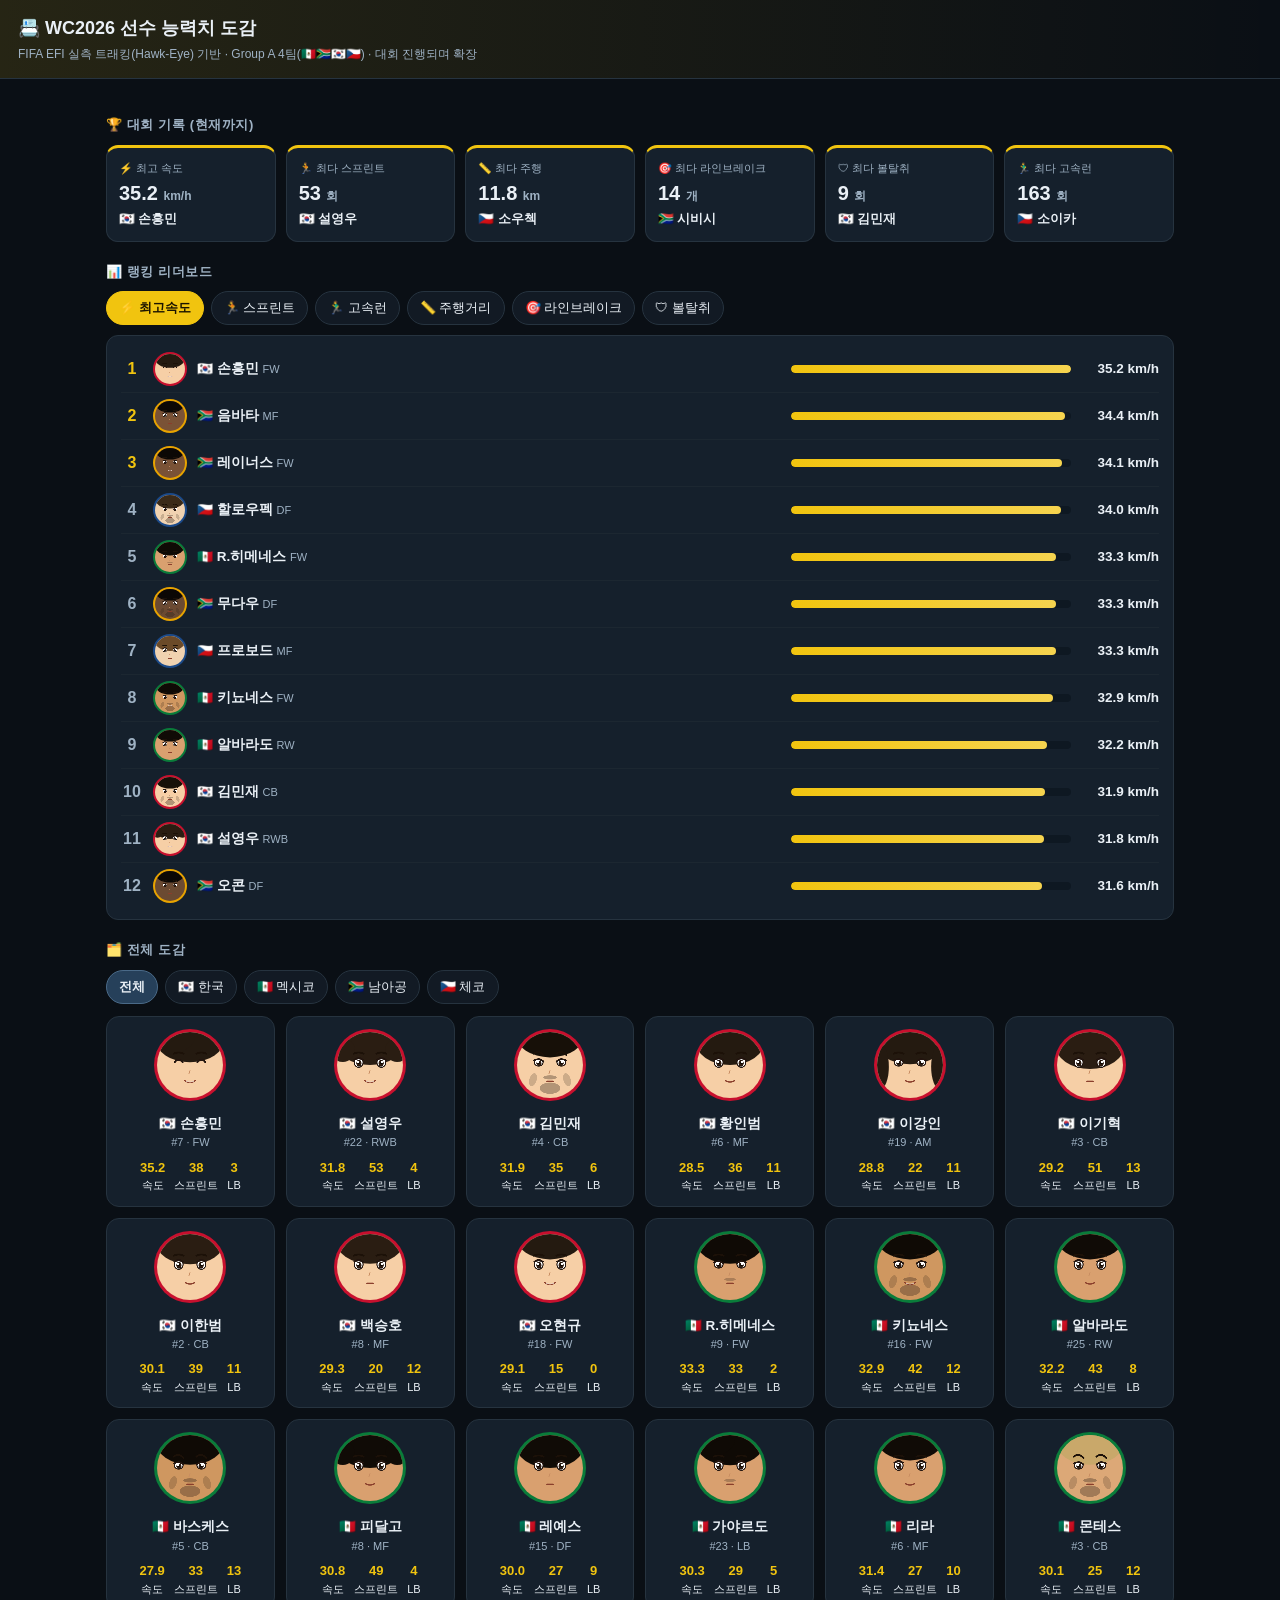
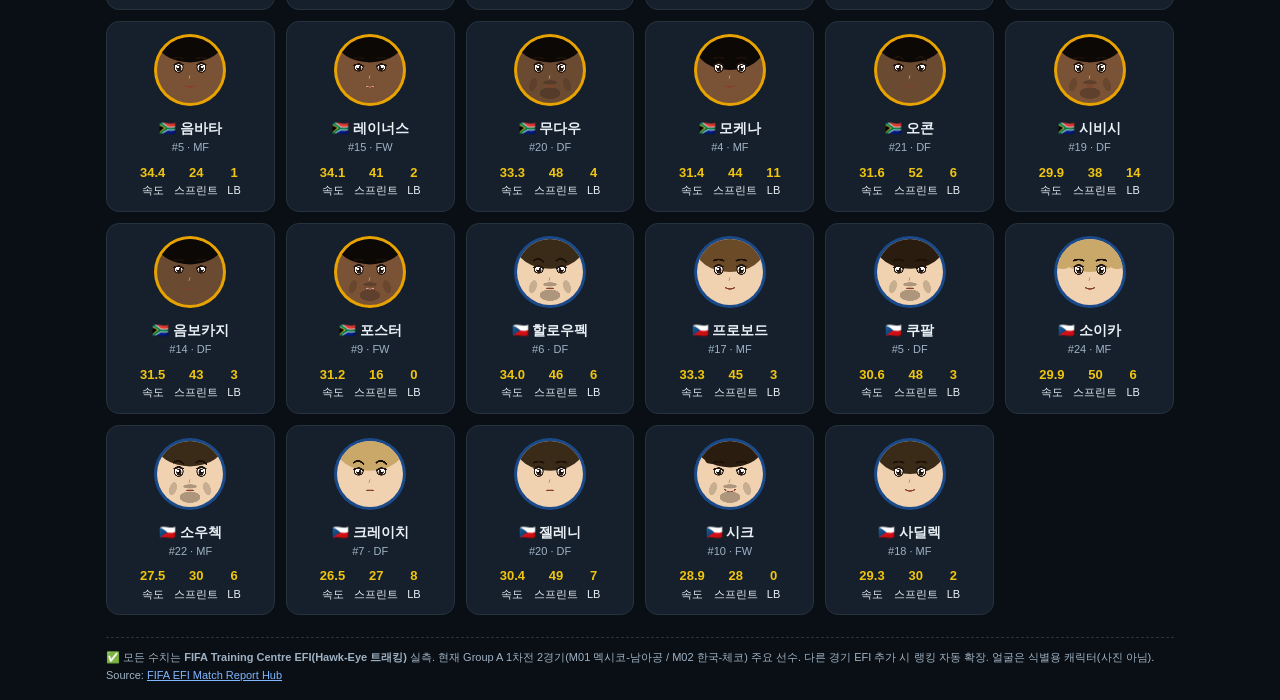
<file: archives/WC2026_intel_dex_predecessor/01_선수도감.html>
<!doctype html>
<html lang="ko">
<head>
<meta charset="utf-8"/>
<meta name="viewport" content="width=device-width, initial-scale=1"/>
<title>WC2026 선수 능력치 도감 — FIFA EFI 실측</title>
<style>
  :root{--bg:#0a0f15;--panel:#121a24;--card:#15202c;--line:#26333f;--txt:#eaf0f6;--mut:#9fb2c4;--gold:#f1c40f}
  *{box-sizing:border-box}
  body{margin:0;background:var(--bg);color:var(--txt);font-family:-apple-system,BlinkMacSystemFont,"Apple SD Gothic Neo","Segoe UI",Roboto,sans-serif;line-height:1.5}
  header{padding:15px 18px;border-bottom:1px solid var(--line);background:linear-gradient(90deg,rgba(241,196,15,.12),transparent)}
  h1{margin:0;font-size:18px}
  h1 small{display:block;color:var(--mut);font-weight:500;font-size:12px;margin-top:3px}
  .wrap{max-width:1100px;margin:0 auto;padding:16px}
  h2{font-size:13px;color:var(--mut);text-transform:uppercase;letter-spacing:.6px;margin:20px 0 10px}
  .records{display:grid;grid-template-columns:repeat(auto-fit,minmax(155px,1fr));gap:10px}
  .rec{background:var(--card);border:1px solid var(--line);border-radius:12px;padding:12px;border-top:3px solid var(--gold)}
  .rec .l{font-size:11px;color:var(--mut)}
  .rec .v{font-size:20px;font-weight:900;margin:2px 0}
  .rec .p{font-size:12.5px;font-weight:700}
  .tabs{display:flex;gap:7px;flex-wrap:wrap;margin-bottom:10px}
  .tabs button,.filter button{background:var(--panel);color:var(--txt);border:1px solid var(--line);padding:7px 12px;border-radius:20px;font-size:13px;cursor:pointer}
  .tabs button.on{background:var(--gold);color:#1a1300;font-weight:800;border-color:var(--gold)}
  .lb{background:var(--card);border:1px solid var(--line);border-radius:12px;padding:10px 14px}
  .lr{display:flex;align-items:center;gap:10px;padding:6px 0;border-bottom:1px solid #1c2731}
  .lr:last-child{border-bottom:none}
  .lr .rk{width:22px;text-align:center;font-weight:900;color:var(--mut)}
  .lr .rk.top{color:var(--gold)}
  .lr canvas{border-radius:50%}
  .lr .nm{flex:1;font-size:13.5px}
  .lr .nm b{font-weight:700}
  .lr .fl{font-size:13px}
  .lr .bar{flex:1.4;height:8px;background:#0e1822;border-radius:6px;overflow:hidden;max-width:280px}
  .lr .bar>i{display:block;height:100%;background:linear-gradient(90deg,#f1c40f,#f6d44f);border-radius:6px}
  .lr .vv{width:78px;text-align:right;font-weight:800;font-variant-numeric:tabular-nums;font-size:13.5px}
  .filter{display:flex;gap:7px;flex-wrap:wrap;margin:6px 0 12px}
  .filter button.on{background:#26405a;border-color:#4a6a88;font-weight:700}
  .grid{display:grid;grid-template-columns:repeat(auto-fill,minmax(150px,1fr));gap:11px}
  .pc{background:var(--card);border:1px solid var(--line);border-radius:13px;padding:12px;text-align:center;cursor:pointer;transition:.15s}
  .pc:hover{transform:translateY(-2px);border-color:var(--gold)}
  .pc .nm{font-weight:700;font-size:13.5px;margin-top:6px}
  .pc .po{font-size:11px;color:var(--mut)}
  .pc .mini{display:flex;justify-content:center;gap:9px;margin-top:7px;font-size:11px}
  .pc .mini b{display:block;font-size:13px;color:var(--gold)}
  .modal{position:fixed;inset:0;background:rgba(0,0,0,.6);display:none;align-items:center;justify-content:center;padding:16px;z-index:10}
  .modal.on{display:flex}
  .mbox{background:var(--panel);border:1px solid var(--line);border-radius:16px;padding:18px;max-width:380px;width:100%}
  .mbox .top{display:flex;gap:12px;align-items:center}
  .mbox h3{margin:0;font-size:19px}
  .mbox .po{color:var(--mut);font-size:13px}
  .mbox .stats{margin-top:12px}
  .mstat{margin:8px 0}
  .mstat .l{display:flex;justify-content:space-between;font-size:12.5px;margin-bottom:3px}
  .mstat .l b{color:var(--gold)}
  .mstat .bar{height:7px;background:#0e1822;border-radius:6px;overflow:hidden}
  .mstat .bar>i{display:block;height:100%;background:linear-gradient(90deg,#f1c40f,#f6d44f);border-radius:6px}
  .x{float:right;cursor:pointer;color:var(--mut);font-size:20px;line-height:1}
  .note{font-size:11px;color:var(--mut);border-top:1px dashed var(--line);padding-top:11px;margin-top:22px;line-height:1.6}
  .note a{color:#7fb6ff}
</style>
</head>
<body>
<header>
  <h1>📇 WC2026 선수 능력치 도감 <small>FIFA EFI 실측 트래킹(Hawk-Eye) 기반 · Group A 4팀(🇲🇽🇿🇦🇰🇷🇨🇿) · 대회 진행되며 확장</small></h1>
</header>
<div class="wrap">
  <h2>🏆 대회 기록 (현재까지)</h2>
  <div class="records" id="records"></div>

  <h2>📊 랭킹 리더보드</h2>
  <div class="tabs" id="tabs"></div>
  <div class="lb" id="lb"></div>

  <h2>🗂️ 전체 도감</h2>
  <div class="filter" id="filter"></div>
  <div class="grid" id="grid"></div>

  <div class="note">
    ✅ 모든 수치는 <b>FIFA Training Centre EFI(Hawk-Eye 트래킹)</b> 실측. 현재 Group A 1차전 2경기(M01 멕시코-남아공 / M02 한국-체코) 주요 선수. 다른 경기 EFI 추가 시 랭킹 자동 확장. 얼굴은 식별용 캐릭터(사진 아님).<br>
    Source: <a href="https://www.fifatrainingcentre.com/en/fifa-world-cup-2026/match-report-hub.php">FIFA EFI Match Report Hub</a>
  </div>
</div>

<div class="modal" id="modal"><div class="mbox" id="mbox"></div></div>

<script>
// ── 얼굴 시스템 (animeFace 포팅) ──
const _fc={};
function faceCanvas(cfg){const k=JSON.stringify(cfg);if(_fc[k])return _fc[k];
  const c=document.createElement('canvas');c.width=c.height=256;const x=c.getContext('2d');const ey=118;
  function eye(cx,fl){x.save();x.translate(cx,ey);if(fl)x.scale(-1,1);
    if(cfg.eyes==='smile'){x.strokeStyle='#23150f';x.lineWidth=7;x.lineCap='round';x.beginPath();x.arc(0,7,17,Math.PI*1.15,Math.PI*1.85);x.stroke();}
    else{x.fillStyle='#fff';x.beginPath();x.ellipse(0,0,17,cfg.eyes==='sharp'?14:19,0,0,7);x.fill();x.strokeStyle='#23150f';x.lineWidth=4;x.stroke();
      const g=x.createRadialGradient(0,2,2,0,3,13);g.addColorStop(0,'#000');g.addColorStop(.45,cfg.iris||'#3a2417');g.addColorStop(1,'#120a05');
      x.fillStyle=g;x.beginPath();x.ellipse(1,3,10,cfg.eyes==='sharp'?10:13,0,0,7);x.fill();
      x.fillStyle='#fff';x.beginPath();x.ellipse(-3,-2,3.5,4.5,0,0,7);x.fill();
      x.strokeStyle='#23150f';x.lineWidth=6;x.lineCap='round';x.beginPath();
      if(cfg.eyes==='sharp'){x.moveTo(-18,-8);x.quadraticCurveTo(0,-17,19,-4);}else{x.moveTo(-17,-11);x.quadraticCurveTo(0,-19,17,-11);}x.stroke();}
    x.restore();}
  eye(84,false);eye(172,true);
  x.strokeStyle='#1c1108';x.lineWidth=7;x.lineCap='round';
  [[84],[172]].forEach(([cx])=>{x.beginPath();x.moveTo(cx-19,84);x.quadraticCurveTo(cx,75-(cfg.brow||0)*7,cx+19,84+(cfg.brow||0)*5);x.stroke();});
  x.strokeStyle='#c98e63';x.lineWidth=3.5;x.beginPath();x.moveTo(128,150);x.lineTo(124,161);x.stroke();
  x.strokeStyle='#8a3f2c';x.lineWidth=5;x.lineCap='round';x.beginPath();
  if(cfg.mouth==='grin'){x.moveTo(107,188);x.quadraticCurveTo(128,204,149,188);x.stroke();x.fillStyle='#fff';x.beginPath();x.moveTo(110,190);x.quadraticCurveTo(128,201,146,190);x.quadraticCurveTo(128,196,110,190);x.fill();}
  else if(cfg.mouth==='flat'){x.moveTo(116,191);x.lineTo(140,191);x.stroke();}else{x.moveTo(111,189);x.quadraticCurveTo(128,199,145,189);x.stroke();}
  if(cfg.beard==='stubble'){x.fillStyle='#2a201855';x.beginPath();x.ellipse(128,176,26,8,0,0,7);x.fill();x.beginPath();x.ellipse(128,218,40,22,0,0,7);x.fill();x.fillStyle='#2a201833';x.beginPath();x.ellipse(62,185,14,26,.3,0,7);x.fill();x.beginPath();x.ellipse(194,185,14,26,-.3,0,7);x.fill();}
  if(cfg.beard==='mustache'){x.fillStyle='#2a201844';x.beginPath();x.ellipse(128,176,22,6,0,0,7);x.fill();}
  _fc[k]=c;return c;}
function hair2D(c,cx,cy,R,style,color){
  const drop={crop:.95,swept:.92,neat:.82,side:.8,curtain:.8,fringe:.72,natural:.72,fluffy:.72,curtainL:.74,wavyL:.74,bowl:.68,blunt:.6,heavy:.55,bald:2}[style]||.74;
  if(style==='bald')return;
  c.save();c.fillStyle=color;c.beginPath();c.ellipse(cx,cy-R*drop,R*1.05,R*.72,0,0,7);c.fill();
  if(style==='curtainL'||style==='wavyL'){[-1,1].forEach(s=>{c.beginPath();c.ellipse(cx+s*R*.92,cy+R*.05,R*.28,R*.7,0,0,7);c.fill();});}
  if(style==='fluffy'){[-1,1].forEach(s=>{c.beginPath();c.arc(cx+s*R*.82,cy-R*.45,R*.36,0,7);c.fill();});}
  if(style==='side'||style==='swept'){c.beginPath();c.ellipse(cx-R*.3,cy-R*.62,R*.5,R*.22,-.5,0,7);c.fill();}
  c.restore();}
function drawHead(cv,p,R){const c=cv.getContext('2d');const W=cv.width,H=cv.height,cx=W/2,cy=H/2;c.clearRect(0,0,W,H);
  c.beginPath();c.arc(cx,cy,R+3,0,7);c.fillStyle=TEAM[p.t].c;c.fill();
  c.beginPath();c.arc(cx,cy,R,0,7);c.fillStyle=p.f.s;c.fill();
  c.save();c.beginPath();c.arc(cx,cy,R,0,7);c.clip();
  hair2D(c,cx,cy,R,p.f.st,p.f.h);
  c.drawImage(faceCanvas({eyes:p.f.e,mouth:p.f.m,beard:p.f.b,brow:p.f.br}),cx-R,cy-R,R*2,R*2);
  c.restore();}

const TEAM={KOR:{c:'#c8102e',fl:'🇰🇷'},MEX:{c:'#0a7c3a',fl:'🇲🇽'},RSA:{c:'#e8a300',fl:'🇿🇦'},CZE:{c:'#1b4a8a',fl:'🇨🇿'}};
// f: s=skin h=hair st=style e=eyes m=mouth b=beard br=brow
const KS='#f6cfa6',MS='#d9a06f',RS='#7a5236',CS='#f0d2b0';
function F(s,h,st,e,m,b,br){return{s,h,st,e,m,b,br};}
const P=[
 // KOR
 {t:'KOR',num:7,n:'손흥민',po:'FW',spd:35.2,spr:38,hsr:58,dist:7.0,lb:3,rg:0,g:0,f:F(KS,'#241a10','side','smile','grin',0,0)},
 {t:'KOR',num:22,n:'설영우',po:'RWB',spd:31.8,spr:53,hsr:115,dist:11.28,lb:4,rg:2,g:0,f:F(KS,'#2a1d12','fluffy','round','grin',0,0)},
 {t:'KOR',num:4,n:'김민재',po:'CB',spd:31.9,spr:35,hsr:113,dist:10.12,lb:6,rg:9,g:0,f:F(KS,'#171008','crop','sharp','flat','stubble',1)},
 {t:'KOR',num:6,n:'황인범',po:'MF',spd:28.5,spr:36,hsr:111,dist:9.52,lb:11,rg:3,g:1,f:F(KS,'#241a10','fringe','calm','smile',0,0)},
 {t:'KOR',num:19,n:'이강인',po:'AM',spd:28.8,spr:22,hsr:88,dist:9.53,lb:11,rg:0,g:0,f:F(KS,'#241a10','curtainL','sharp','smile',0,0)},
 {t:'KOR',num:3,n:'이기혁',po:'CB',spd:29.2,spr:51,hsr:158,dist:10.66,lb:13,rg:7,g:0,f:F(KS,'#2a1d12','blunt','calm','flat',0,0)},
 {t:'KOR',num:2,n:'이한범',po:'CB',spd:30.1,spr:39,hsr:117,dist:10.26,lb:11,rg:8,g:0,f:F(KS,'#2a1d12','curtain','calm','smile',0,0)},
 {t:'KOR',num:8,n:'백승호',po:'MF',spd:29.3,spr:20,hsr:115,dist:9.35,lb:12,rg:2,g:0,f:F(KS,'#2a1d12','neat','calm','flat',0,0)},
 {t:'KOR',num:18,n:'오현규',po:'FW',spd:29.1,spr:15,hsr:31,dist:3.04,lb:0,rg:0,g:1,f:F(KS,'#241a10','crop','round','grin',0,0)},
 // MEX
 {t:'MEX',num:9,n:'R.히메네스',po:'FW',spd:33.3,spr:33,hsr:67,dist:7.50,lb:2,rg:2,g:1,f:F(MS,'#0f0a05','neat','sharp','flat','mustache',0)},
 {t:'MEX',num:16,n:'키뇨네스',po:'FW',spd:32.9,spr:42,hsr:115,dist:8.83,lb:12,rg:1,g:1,f:F('#cf9760','#0f0a05','crop','sharp','grin','stubble',0)},
 {t:'MEX',num:25,n:'알바라도',po:'RW',spd:32.2,spr:43,hsr:116,dist:10.03,lb:8,rg:5,g:0,f:F(MS,'#100b06','crop','round','smile',0,0)},
 {t:'MEX',num:5,n:'바스케스',po:'CB',spd:27.9,spr:33,hsr:102,dist:10.05,lb:13,rg:3,g:0,f:F('#cf9760','#0f0a05','neat','sharp','flat','stubble',1)},
 {t:'MEX',num:8,n:'피달고',po:'MF',spd:30.8,spr:49,hsr:132,dist:8.58,lb:4,rg:1,g:0,f:F(MS,'#100b06','fluffy','round','smile',0,0)},
 {t:'MEX',num:15,n:'레예스',po:'DF',spd:30.0,spr:27,hsr:117,dist:10.27,lb:9,rg:3,g:0,f:F(MS,'#100b06','fringe','calm','flat',0,0)},
 {t:'MEX',num:23,n:'가야르도',po:'LB',spd:30.3,spr:29,hsr:86,dist:9.69,lb:5,rg:8,g:0,f:F(MS,'#0f0a05','side','calm','flat','mustache',0)},
 {t:'MEX',num:6,n:'리라',po:'MF',spd:31.4,spr:27,hsr:103,dist:8.88,lb:10,rg:1,g:0,f:F(MS,'#100b06','crop','calm','smile',0,0)},
 {t:'MEX',num:3,n:'몬테스',po:'CB',spd:30.1,spr:25,hsr:72,dist:8.55,lb:12,rg:4,g:0,f:F('#dca877','#c9a86a','neat','sharp','flat','stubble',1)},
 // RSA
 {t:'RSA',num:5,n:'음바타',po:'MF',spd:34.4,spr:24,hsr:59,dist:3.97,lb:1,rg:0,g:0,f:F(RS,'#0c0805','crop','round','smile',0,0)},
 {t:'RSA',num:15,n:'레이너스',po:'FW',spd:34.1,spr:41,hsr:82,dist:8.15,lb:2,rg:0,g:0,f:F(RS,'#0c0805','crop','sharp','grin',0,0)},
 {t:'RSA',num:20,n:'무다우',po:'DF',spd:33.3,spr:48,hsr:100,dist:9.34,lb:4,rg:2,g:0,f:F('#6b4a32','#0c0805','crop','calm','flat','stubble',0)},
 {t:'RSA',num:4,n:'모케나',po:'MF',spd:31.4,spr:44,hsr:136,dist:9.86,lb:11,rg:4,g:0,f:F(RS,'#0c0805','fringe','calm','smile',0,0)},
 {t:'RSA',num:21,n:'오콘',po:'DF',spd:31.6,spr:52,hsr:119,dist:9.56,lb:6,rg:9,g:0,f:F('#6b4a32','#0c0805','crop','sharp','flat',0,1)},
 {t:'RSA',num:19,n:'시비시',po:'DF',spd:29.9,spr:38,hsr:101,dist:9.39,lb:14,rg:5,g:0,f:F(RS,'#0c0805','crop','calm','flat','stubble',0)},
 {t:'RSA',num:14,n:'음보카지',po:'DF',spd:31.5,spr:43,hsr:91,dist:8.87,lb:3,rg:5,g:0,f:F('#6b4a32','#0c0805','crop','sharp','flat',0,0)},
 {t:'RSA',num:9,n:'포스터',po:'FW',spd:31.2,spr:16,hsr:66,dist:5.97,lb:0,rg:0,g:0,f:F(RS,'#0c0805','crop','round','grin','stubble',0)},
 // CZE
 {t:'CZE',num:6,n:'할로우펙',po:'DF',spd:34.0,spr:46,hsr:141,dist:10.87,lb:6,rg:9,g:0,f:F(CS,'#3a2a18','neat','sharp','flat','stubble',1)},
 {t:'CZE',num:17,n:'프로보드',po:'MF',spd:33.3,spr:45,hsr:109,dist:7.93,lb:3,rg:2,g:0,f:F(CS,'#6b4a28','fringe','calm','smile',0,0)},
 {t:'CZE',num:5,n:'쿠팔',po:'DF',spd:30.6,spr:48,hsr:145,dist:11.39,lb:3,rg:2,g:0,f:F(CS,'#2a1d10','neat','sharp','flat','stubble',0)},
 {t:'CZE',num:24,n:'소이카',po:'MF',spd:29.9,spr:50,hsr:163,dist:10.70,lb:6,rg:3,g:0,f:F(CS,'#caa86a','fluffy','calm','smile',0,0)},
 {t:'CZE',num:22,n:'소우첵',po:'MF',spd:27.5,spr:30,hsr:153,dist:11.83,lb:6,rg:1,g:0,f:F(CS,'#3a2a18','crop','calm','flat','stubble',1)},
 {t:'CZE',num:7,n:'크레이치',po:'DF',spd:26.5,spr:27,hsr:136,dist:10.88,lb:8,rg:3,g:1,f:F(CS,'#caa86a','neat','sharp','flat',0,1)},
 {t:'CZE',num:20,n:'젤레니',po:'DF',spd:30.4,spr:49,hsr:96,dist:10.85,lb:7,rg:4,g:0,f:F(CS,'#3a2a18','neat','calm','flat',0,0)},
 {t:'CZE',num:10,n:'시크',po:'FW',spd:28.9,spr:28,hsr:90,dist:8.05,lb:0,rg:0,g:0,f:F(CS,'#2a1d10','swept','sharp','grin','stubble',0)},
 {t:'CZE',num:18,n:'사딜렉',po:'MF',spd:29.3,spr:30,hsr:71,dist:3.92,lb:2,rg:1,g:0,f:F(CS,'#3a2a18','fringe','calm','smile',0,0)}
];
const STATS=[
 {k:'spd',l:'⚡ 최고속도',u:'km/h',fmt:v=>v.toFixed(1)},
 {k:'spr',l:'🏃 스프린트',u:'회',fmt:v=>v},
 {k:'hsr',l:'🏃‍♂️ 고속런',u:'회',fmt:v=>v},
 {k:'dist',l:'📏 주행거리',u:'km',fmt:v=>v.toFixed(1)},
 {k:'lb',l:'🎯 라인브레이크',u:'개',fmt:v=>v},
 {k:'rg',l:'🛡 볼탈취',u:'회',fmt:v=>v}
];
let curStat='spd', curTeam='ALL';

function recHead(p,size,R){const cv=document.createElement('canvas');cv.width=cv.height=size;drawHead(cv,p,R);return cv;}

// records
const recDefs=[['spd','⚡ 최고 속도','km/h'],['spr','🏃 최다 스프린트','회'],['dist','📏 최다 주행','km'],['lb','🎯 최다 라인브레이크','개'],['rg','🛡 최다 볼탈취','회'],['hsr','🏃‍♂️ 최다 고속런','회']];
const recEl=document.getElementById('records');
recDefs.forEach(([k,l,u])=>{const top=[...P].sort((a,b)=>b[k]-a[k])[0];
  const d=document.createElement('div');d.className='rec';
  d.innerHTML=`<div class="l">${l}</div><div class="v">${STATS.find(s=>s.k===k).fmt(top[k])} <span style="font-size:12px;color:var(--mut)">${u}</span></div><div class="p">${TEAM[top.t].fl} ${top.n}</div>`;
  recEl.appendChild(d);});

// tabs
const tabsEl=document.getElementById('tabs');
STATS.forEach(s=>{const b=document.createElement('button');b.textContent=s.l;b.dataset.k=s.k;if(s.k===curStat)b.className='on';
  b.onclick=()=>{curStat=s.k;[...tabsEl.children].forEach(x=>x.classList.toggle('on',x.dataset.k===curStat));renderLB();};tabsEl.appendChild(b);});

function renderLB(){const lb=document.getElementById('lb');lb.innerHTML='';
  const st=STATS.find(s=>s.k===curStat);
  const arr=[...P].sort((a,b)=>b[curStat]-a[curStat]).slice(0,12);
  const max=arr[0][curStat];
  arr.forEach((p,i)=>{const row=document.createElement('div');row.className='lr';
    const cv=recHead(p,34,15);
    row.innerHTML=`<div class="rk ${i<3?'top':''}">${i+1}</div>`;
    row.appendChild(cv);
    const nm=document.createElement('div');nm.className='nm';nm.innerHTML=`<span class="fl">${TEAM[p.t].fl}</span> <b>${p.n}</b> <span style="color:var(--mut);font-size:11px">${p.po}</span>`;row.appendChild(nm);
    const bar=document.createElement('div');bar.className='bar';bar.innerHTML=`<i style="width:${p[curStat]/max*100}%"></i>`;row.appendChild(bar);
    const vv=document.createElement('div');vv.className='vv';vv.textContent=st.fmt(p[curStat])+' '+st.u;row.appendChild(vv);
    row.onclick=()=>openModal(p);lb.appendChild(row);});}

// filter
const filterEl=document.getElementById('filter');
[['ALL','전체'],['KOR','🇰🇷 한국'],['MEX','🇲🇽 멕시코'],['RSA','🇿🇦 남아공'],['CZE','🇨🇿 체코']].forEach(([k,l])=>{
  const b=document.createElement('button');b.textContent=l;if(k===curTeam)b.className='on';
  b.onclick=()=>{curTeam=k;[...filterEl.children].forEach(x=>x.classList.toggle('on',x.textContent===l));renderGrid();};filterEl.appendChild(b);});

function renderGrid(){const g=document.getElementById('grid');g.innerHTML='';
  P.filter(p=>curTeam==='ALL'||p.t===curTeam).forEach(p=>{
    const c=document.createElement('div');c.className='pc';
    const cv=recHead(p,72,33);c.appendChild(cv);
    const d=document.createElement('div');d.innerHTML=`<div class="nm">${TEAM[p.t].fl} ${p.n}</div><div class="po">#${p.num} · ${p.po}</div>
      <div class="mini"><span><b>${p.spd.toFixed(1)}</b>속도</span><span><b>${p.spr}</b>스프린트</span><span><b>${p.lb}</b>LB</span></div>`;
    c.appendChild(d);c.onclick=()=>openModal(p);g.appendChild(c);});}

function openModal(p){const m=document.getElementById('mbox');
  const cv=recHead(p,80,37);
  const maxes={spd:36,spr:55,hsr:165,dist:12,lb:15,rg:10};
  m.innerHTML='';
  const x=document.createElement('span');x.className='x';x.textContent='×';x.onclick=()=>document.getElementById('modal').classList.remove('on');m.appendChild(x);
  const top=document.createElement('div');top.className='top';top.appendChild(cv);
  const h=document.createElement('div');h.innerHTML=`<h3>${TEAM[p.t].fl} ${p.n}</h3><div class="po">#${p.num} · ${p.po}${p.g?` · ⚽ ${p.g}골`:''}</div>`;top.appendChild(h);m.appendChild(top);
  const sb=document.createElement('div');sb.className='stats';
  STATS.forEach(s=>{const row=document.createElement('div');row.className='mstat';
    row.innerHTML=`<div class="l"><span>${s.l}</span><b>${s.fmt(p[s.k])} ${s.u}</b></div><div class="bar"><i style="width:${Math.min(100,p[s.k]/maxes[s.k]*100)}%"></i></div>`;sb.appendChild(row);});
  m.appendChild(sb);document.getElementById('modal').classList.add('on');}
document.getElementById('modal').onclick=e=>{if(e.target.id==='modal')e.target.classList.remove('on');};

renderLB();renderGrid();
</script>
</body>
</html>
</file>
